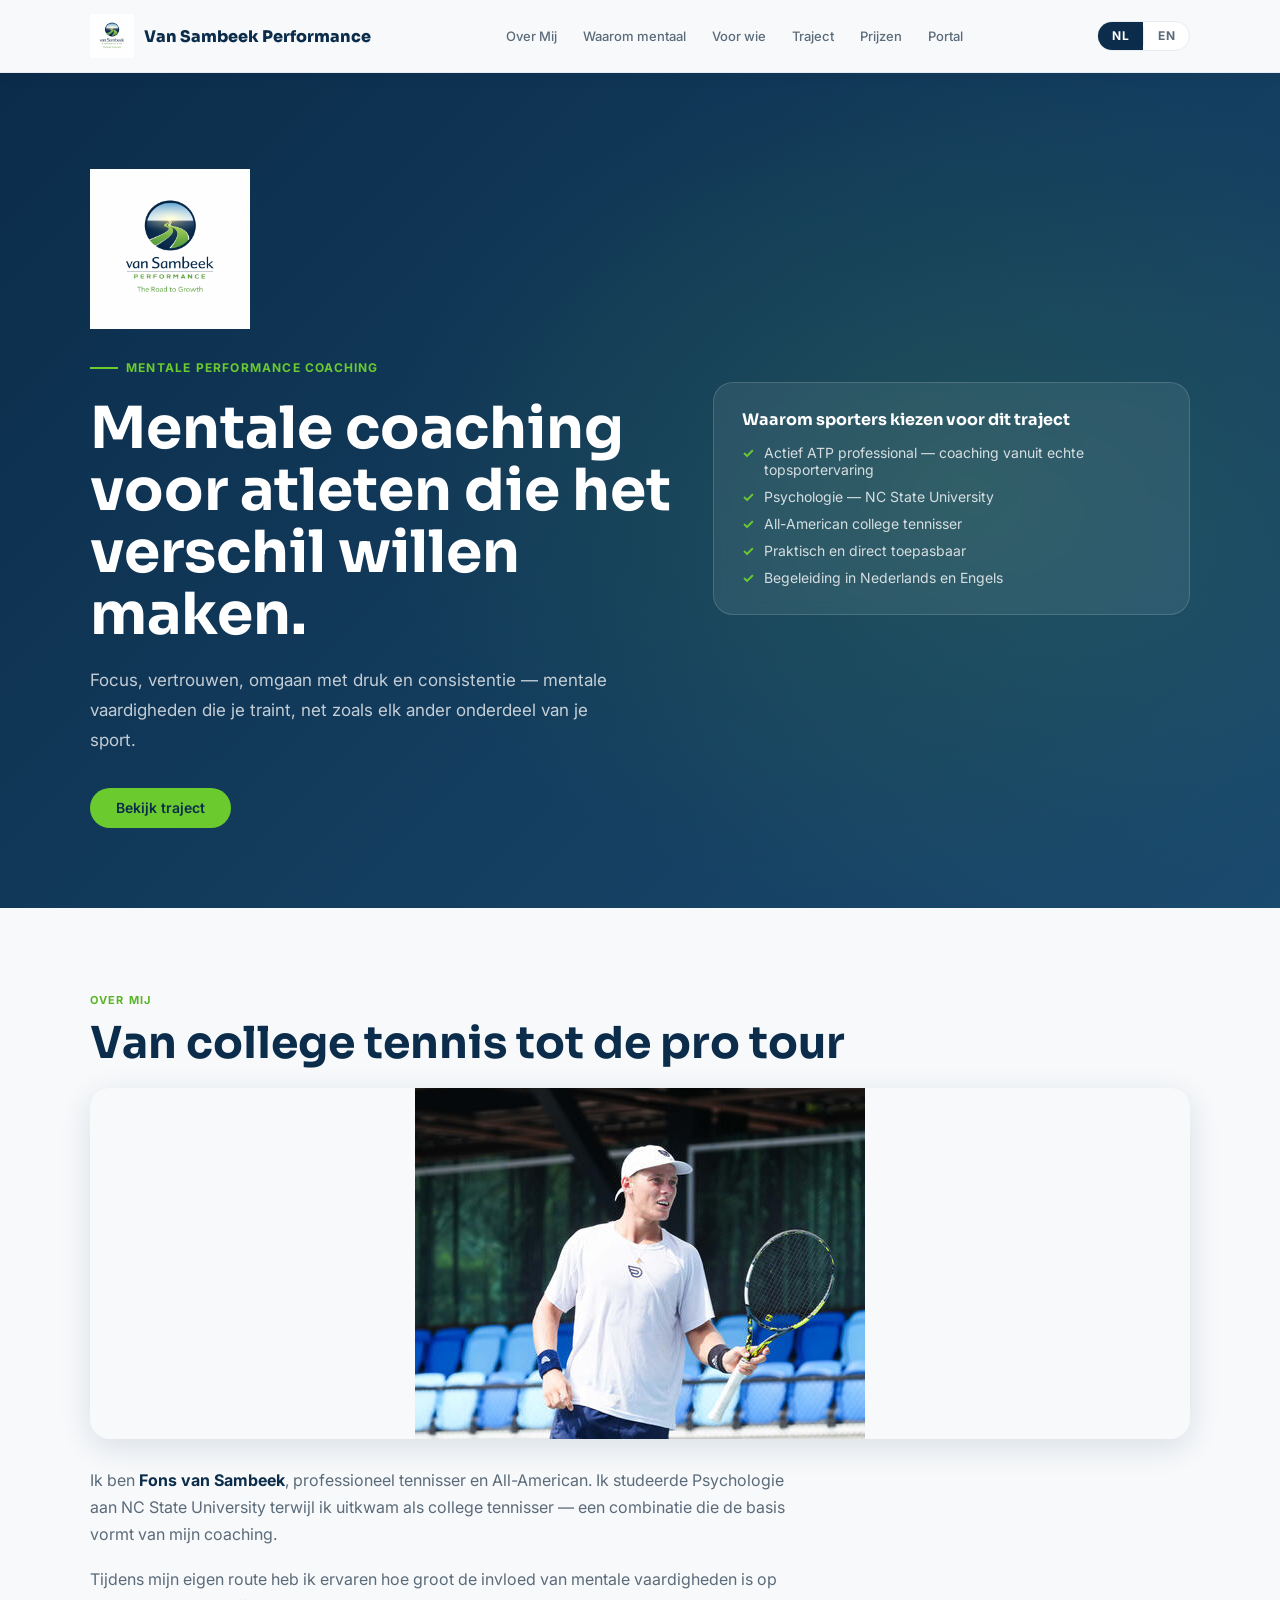
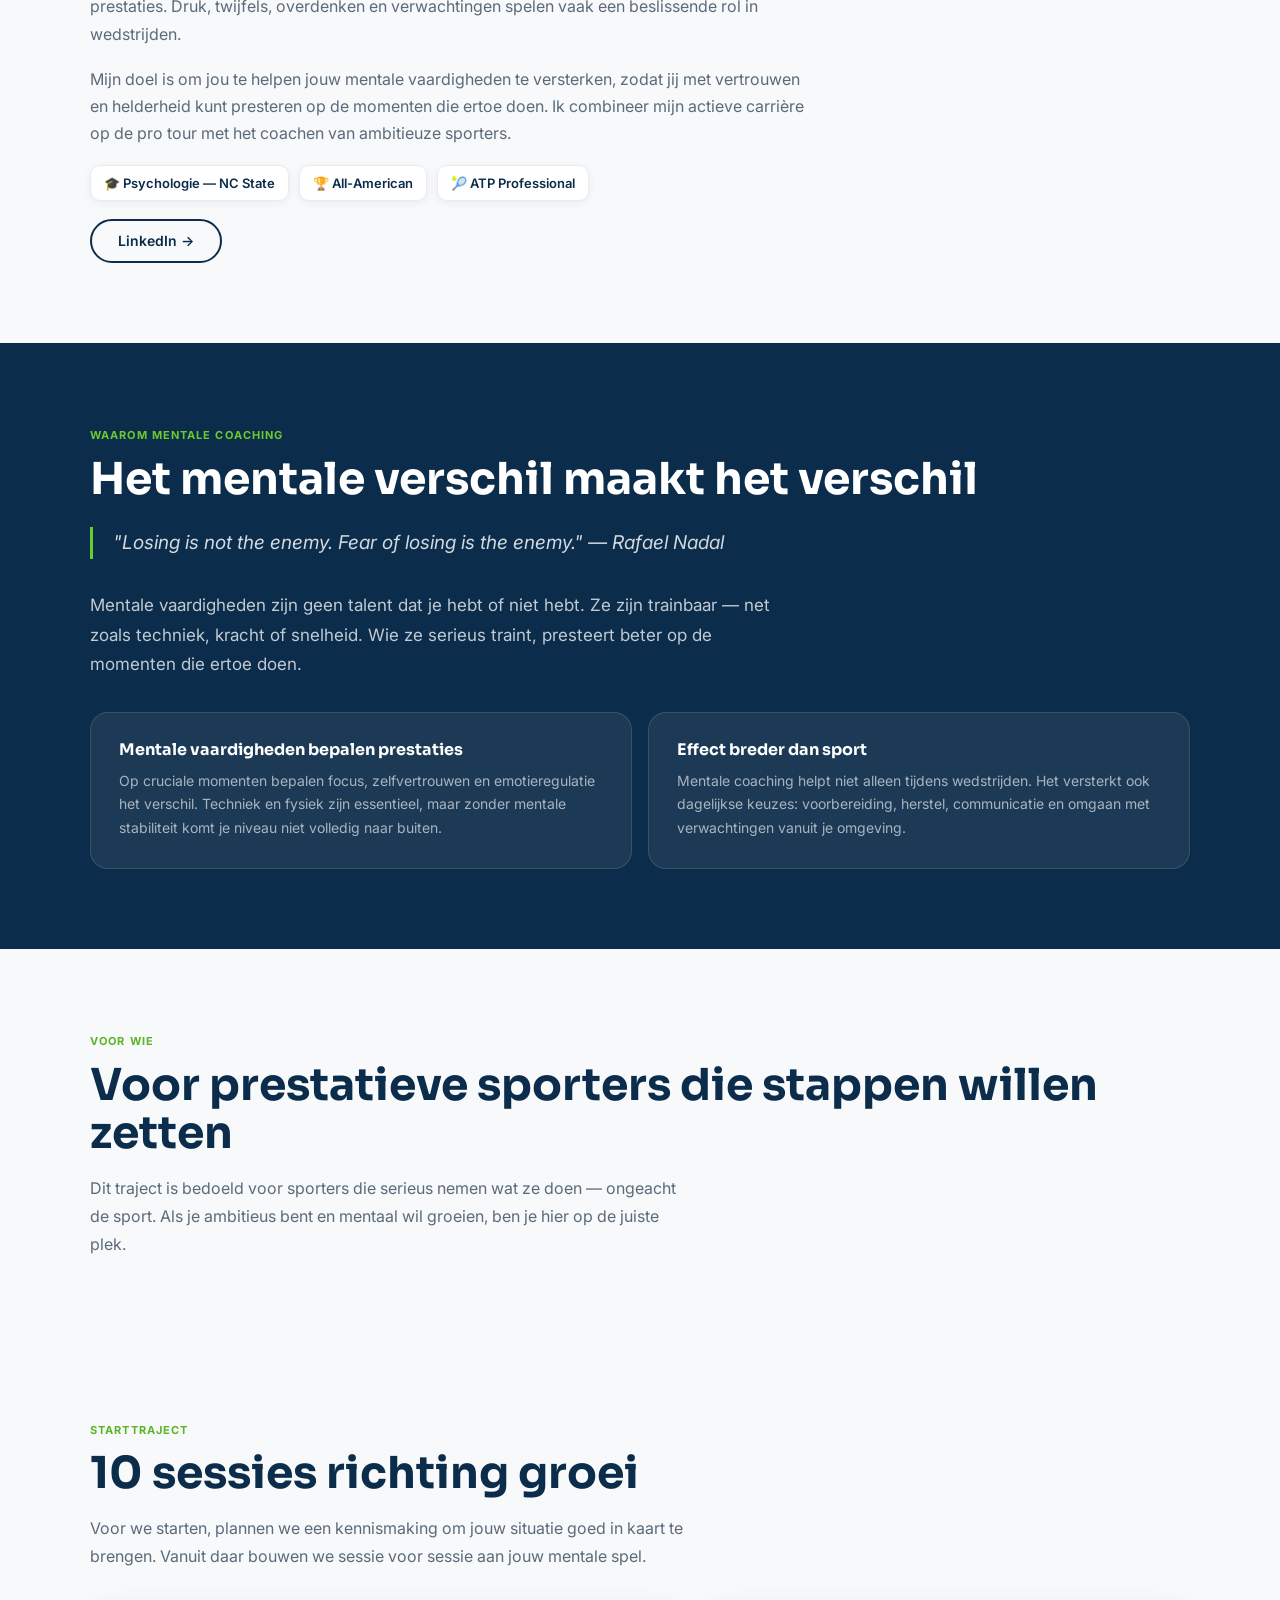
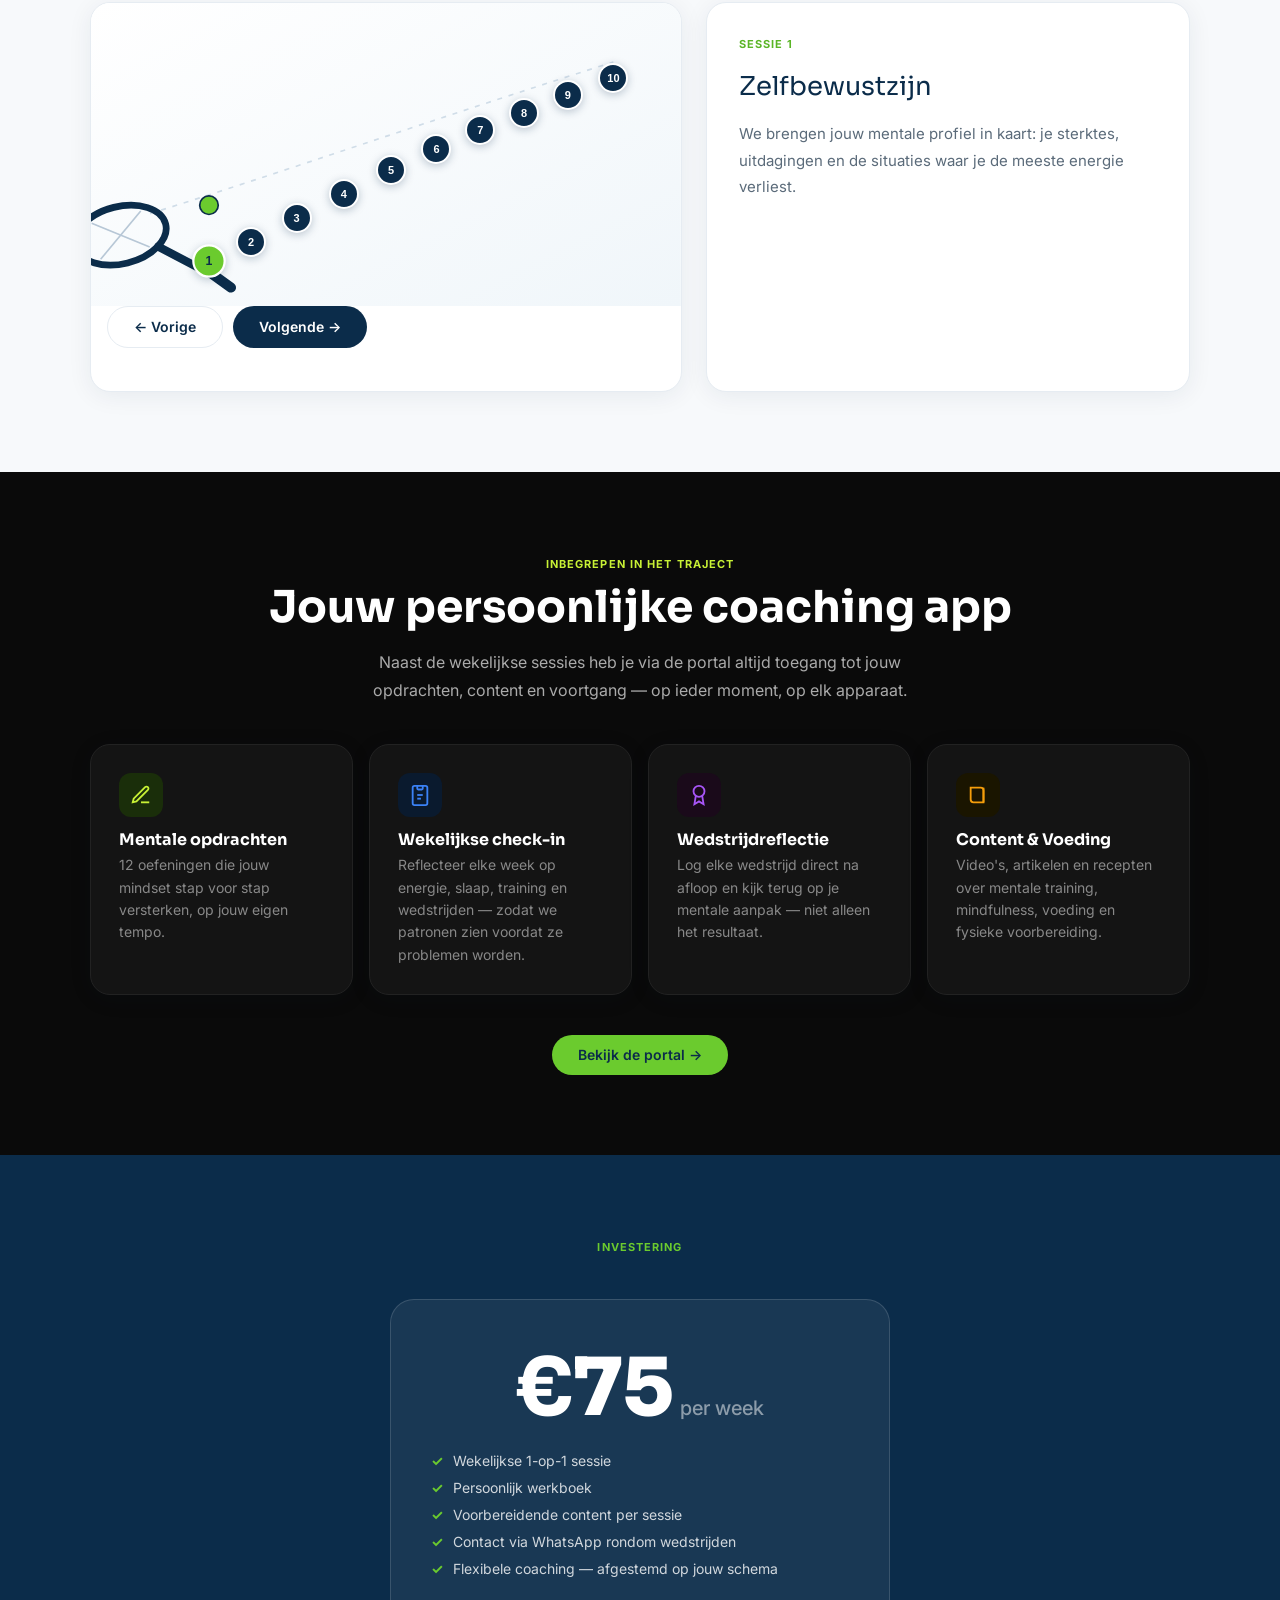
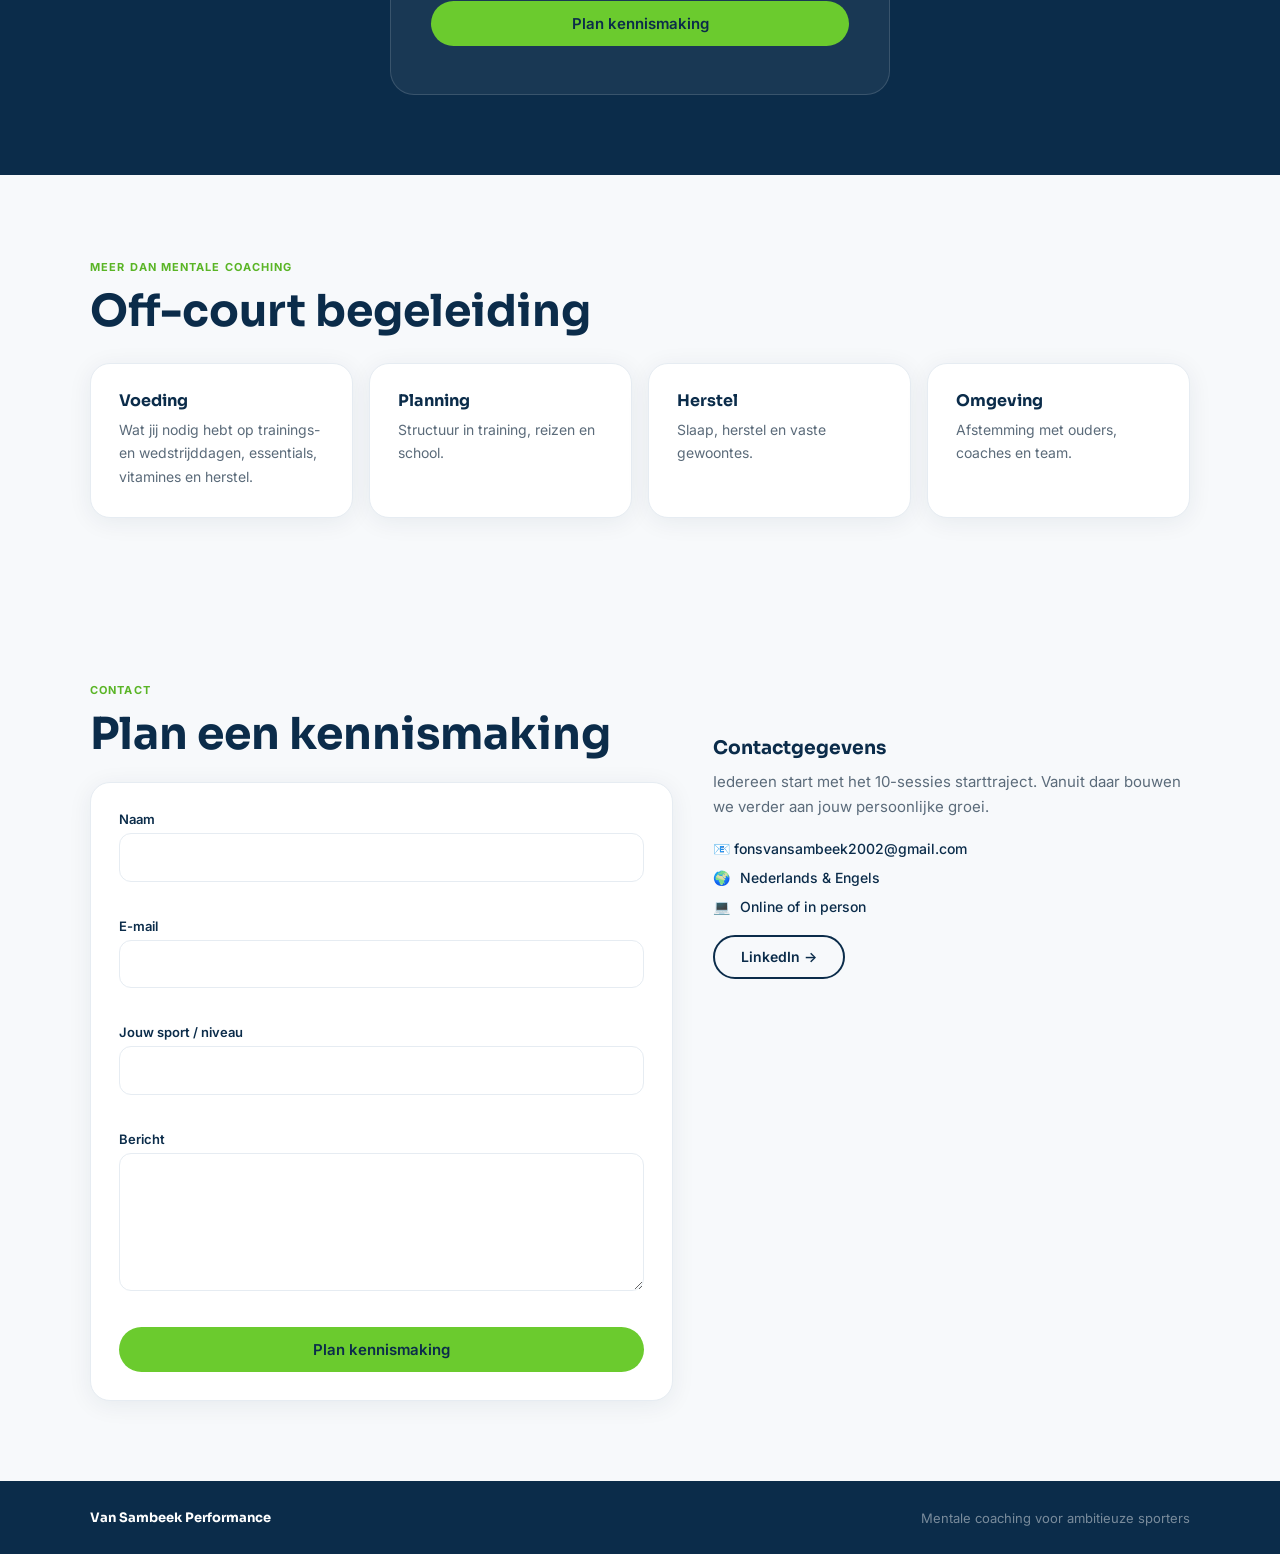
<file: index.html>
<!doctype html>
<html lang="nl">
<head>
  <meta charset="UTF-8" />
  <meta name="viewport" content="width=device-width, initial-scale=1.0" />
  <title>Van Sambeek Performance</title>
  <meta name="description" content="Mentale performance coaching voor ambitieuze sporters." />
  <meta name="theme-color" content="#0A0A0A" />
  <link rel="manifest" href="manifest.json" />
  <link rel="apple-touch-icon" href="assets/logo.png" />
  <link rel="icon" href="assets/logo.png" />
  <meta name="apple-mobile-web-app-capable" content="yes" />
  <meta name="apple-mobile-web-app-status-bar-style" content="black-translucent" />
  <meta name="apple-mobile-web-app-title" content="VSP Coaching" />
  <meta name="mobile-web-app-capable" content="yes" />
  <meta name="google-site-verification" content="zCe0ZsSrFvaYfqaCnGWIgVvG7vNybOnH7XGEkoPSlh4" />
  <link rel="preconnect" href="https://fonts.googleapis.com">
  <link rel="preconnect" href="https://fonts.gstatic.com" crossorigin>
  <link href="https://fonts.googleapis.com/css2?family=Inter:wght@400;500;600;700&family=Sora:wght@600;700;800&display=swap" rel="stylesheet">
  <style>
    :root {
      --navy:    #0B2C4A;
      --navy2:   #0e3557;
      --green:   #6BCB2E;
      --green2:  #5ab526;
      --offwhite:#F7F9FB;
      --text:    #1F2933;
      --muted:   #5b6b7a;
      --line:    #E6ECF2;
    }
    *, *::before, *::after { box-sizing: border-box; margin: 0; padding: 0; }
    html { scroll-behavior: smooth; }
    body { font-family: Inter, sans-serif; color: var(--text); background: var(--offwhite); }
    img { display: block; max-width: 100%; }
    h1,h2,h3 { font-family: Sora, sans-serif; color: var(--navy); line-height: 1.1; }
    p { line-height: 1.7; }
    a { text-decoration: none; }
    .container { width: min(1100px, 92%); margin: 0 auto; }

    /* BUTTONS */
    .btn {
      display: inline-flex; align-items: center; justify-content: center;
      border: 0; border-radius: 999px; padding: 13px 26px;
      font: 600 14px/1 Inter, sans-serif; cursor: pointer;
      transition: transform .15s, box-shadow .15s, background .15s;
      text-decoration: none; white-space: nowrap;
    }
    .btn:hover { transform: translateY(-1px); box-shadow: 0 6px 18px rgba(0,0,0,.12); }
    .btn-green   { background: var(--green); color: var(--navy); }
    .btn-green:hover { background: var(--green2); }
    .btn-navy    { background: var(--navy); color: #fff; }
    .btn-outline { background: transparent; color: var(--navy); border: 2px solid var(--navy); }
    .btn-outline:hover { background: var(--navy); color: #fff; }
    .btn-white   { background: #fff; color: var(--navy); border: 1.5px solid var(--line); }
    .btn-white:hover { border-color: var(--navy); }

    /* NAV */
    .nav {
      position: sticky; top: 0; z-index: 50;
      background: rgba(247,249,251,.96);
      backdrop-filter: blur(10px);
      border-bottom: 1px solid var(--line);
      box-shadow: 0 2px 16px rgba(11,44,74,.06);
    }
    .nav-inner {
      display: flex; align-items: center; justify-content: space-between;
      gap: 12px; padding: 14px 0;
    }
    .brand {
      display: flex; align-items: center; gap: 10px;
      font-family: Sora, sans-serif; font-weight: 800;
      font-size: 16px; color: var(--navy); flex-shrink: 0;
      text-decoration: none;
    }
    .brand img { height: 44px; width: 44px; object-fit: contain; }
    .nav-links { display: flex; align-items: center; gap: 4px; }
    .nav-links a {
      font-size: 13px; font-weight: 500; color: var(--muted);
      padding: 7px 11px; border-radius: 8px;
      transition: background .15s, color .15s; white-space: nowrap;
    }
    .nav-links a:hover { background: var(--line); color: var(--navy); }
    .nav-right { display: flex; align-items: center; gap: 10px; flex-shrink: 0; }
    .nav-portal-btn {
      display: none;
      font-size: 13px; font-weight: 700; color: var(--navy);
      background: var(--green); border: none; border-radius: 8px;
      padding: 8px 14px; cursor: pointer; text-decoration: none;
      white-space: nowrap; transition: background .15s;
    }
    .nav-portal-btn:hover { background: var(--green2); }

    /* LANG TOGGLE */
    .lang-switch {
      display: flex; align-items: center;
      border: 1.5px solid var(--line); border-radius: 999px;
      overflow: hidden; background: #fff; flex-shrink: 0;
    }
    .lang-switch button {
      border: 0; background: none; cursor: pointer;
      font: 700 12px/1 Inter, sans-serif;
      padding: 8px 14px; color: var(--muted);
      transition: background .15s, color .15s; letter-spacing: .04em;
    }
    .lang-switch button.active { background: var(--navy); color: #fff; }
    .lang-divider { width: 1px; height: 18px; background: var(--line); flex-shrink: 0; }

    /* HAMBURGER */
    .hamburger {
      display: none; flex-direction: column; justify-content: center;
      gap: 5px; width: 40px; height: 40px;
      border: 1.5px solid var(--line); border-radius: 10px;
      background: #fff; cursor: pointer; padding: 8px;
    }
    .hamburger span { display: block; height: 2px; background: var(--navy); border-radius: 2px; transition: .25s; }
    .hamburger.open span:nth-child(1) { transform: translateY(7px) rotate(45deg); }
    .hamburger.open span:nth-child(2) { opacity: 0; }
    .hamburger.open span:nth-child(3) { transform: translateY(-7px) rotate(-45deg); }

    /* MOBILE MENU */
    .mobile-menu {
      display: none; position: fixed; inset: 0; top: 65px;
      background: rgba(247,249,251,.98); backdrop-filter: blur(12px);
      z-index: 40; flex-direction: column; padding: 28px 24px;
      gap: 6px; border-top: 1px solid var(--line);
      overflow-y: auto;
    }
    .mobile-menu.open { display: flex; }
    .mobile-menu a {
      font-size: 18px; font-weight: 600; color: var(--navy);
      padding: 14px 16px; border-radius: 12px;
      transition: background .15s;
    }
    .mobile-menu a:hover { background: var(--line); }
    .mobile-menu .btn-green { margin-top: 8px; text-align: center; font-size: 16px; padding: 16px; }

    /* SECTIONS */
    .section { padding: 80px 0; }
    .pill {
      display: inline-block; font-size: 11px; font-weight: 700;
      letter-spacing: .1em; text-transform: uppercase;
      color: var(--green2); margin-bottom: 10px;
    }
    .section-title { font-size: clamp(26px,4vw,44px); margin-bottom: 16px; }
    .section-sub { font-size: 16px; color: var(--muted); max-width: 600px; line-height: 1.75; }

    /* CARDS */
    .card {
      background: #fff; border: 1px solid var(--line);
      border-radius: 20px; padding: 28px;
      box-shadow: 0 4px 24px rgba(11,44,74,.07);
    }
    .card h3 { font-size: 17px; margin-bottom: 10px; }
    .card p  { font-size: 14px; color: var(--muted); }

    /* GRIDS */
    .grid-2 { display: grid; grid-template-columns: 1fr 1fr; gap: 16px; }
    .grid-4 { display: grid; grid-template-columns: repeat(4,1fr); gap: 16px; }

    /* HERO */
    .hero {
      background: linear-gradient(135deg, var(--navy) 0%, #1a4a6e 100%);
      color: #fff; padding: 96px 0 80px; position: relative; overflow: hidden;
    }
    .hero::before {
      content: ''; position: absolute; inset: 0; pointer-events: none;
      background: radial-gradient(ellipse 70% 80% at 75% 50%, rgba(107,203,46,.13) 0%, transparent 65%);
    }
    .hero-grid { display: grid; grid-template-columns: 1.1fr .9fr; gap: 40px; align-items: center; }
    .hero-eyebrow {
      display: inline-flex; align-items: center; gap: 8px;
      font-size: 12px; font-weight: 700; letter-spacing: .1em;
      text-transform: uppercase; color: var(--green); margin-bottom: 20px;
    }
    .hero-eyebrow::before { content: ''; width: 28px; height: 2px; background: var(--green); }
    .hero h1 { font-size: clamp(32px,5vw,58px); color: #fff; margin-bottom: 20px; line-height: 1.07; }
    .hero h1 span { color: var(--green); }
    .hero-sub { font-size: 17px; color: rgba(255,255,255,.75); max-width: 520px; margin-bottom: 32px; line-height: 1.75; }
    .hero-ctas { display: flex; gap: 12px; flex-wrap: wrap; }
    .hero-card {
      background: rgba(255,255,255,.08); border: 1px solid rgba(255,255,255,.15);
      border-radius: 20px; padding: 28px; backdrop-filter: blur(8px);
    }
    .hero-card h3 { color: #fff; font-size: 16px; margin-bottom: 16px; }
    .hero-card ul { list-style: none; display: flex; flex-direction: column; gap: 10px; }
    .hero-card li { display: flex; align-items: flex-start; gap: 10px; font-size: 14px; color: rgba(255,255,255,.8); }
    .hero-card li::before { content: '✓'; color: var(--green); font-weight: 700; flex-shrink: 0; }

    /* OVER MIJ */
    .about-content { display: flex; flex-direction: column; gap: 18px; max-width: 720px; }
    .about-content p { font-size: 16px; color: var(--muted); }
    .about-content p strong { color: var(--navy); }
    .cred-row { display: flex; gap: 10px; flex-wrap: wrap; }
    .cred-badge {
      display: flex; align-items: center; gap: 7px;
      background: #fff; border: 1px solid var(--line);
      border-radius: 10px; padding: 9px 13px;
      font-size: 13px; font-weight: 600; color: var(--navy);
      box-shadow: 0 2px 8px rgba(11,44,74,.06);
    }

    /* WAAROM */
    .why-section { background: var(--navy); }
    .why-section .pill { color: var(--green); }
    .why-section .section-title { color: #fff; }
    .why-quote {
      border-left: 3px solid var(--green); padding-left: 20px;
      font-size: 19px; font-style: italic; color: rgba(255,255,255,.82);
      margin: 24px 0 32px; line-height: 1.65;
    }
    .why-card {
      background: rgba(255,255,255,.07); border: 1px solid rgba(255,255,255,.12);
      border-radius: 18px; padding: 28px;
    }
    .why-card h3 { color: #fff; font-size: 16px; margin-bottom: 10px; }
    .why-card p  { color: rgba(255,255,255,.62); font-size: 14px; }

    /* TRAJECT */
    .trajectory-wrap { display: grid; grid-template-columns: 1.1fr .9fr; gap: 24px; margin-top: 32px; }
    #trajectoryArea {
      position: relative; min-height: 390px; outline: none;
      overflow: hidden; border-radius: 20px;
      border: 1px solid var(--line); background: #fff;
      box-shadow: 0 4px 24px rgba(11,44,74,.07);
    }
    #courtSvg { width: 100%; display: block; }
    #nodesLayer { position: absolute; inset: 0; pointer-events: none; }
    #racketGroup { transform: translate(92px,246px) rotate(-14deg); transform-origin: 92px 246px; }
    #ballVisual { transform-box: fill-box; transform-origin: center; transition: transform .55s cubic-bezier(.2,.8,.2,1), opacity .55s ease; }
    .step-node {
      position: absolute; transform: translate(-50%,-50%);
      width: 30px; height: 30px; border-radius: 50%;
      border: 2px solid #fff; font-size: 11px; font-weight: 700;
      color: #fff; background: var(--navy); cursor: pointer;
      transition: .2s ease; pointer-events: auto;
      box-shadow: 0 2px 8px rgba(11,44,74,.25);
    }
    .step-node.active { background: var(--green); color: var(--navy); transform: translate(-50%,-50%) scale(1.12); }
    .traj-controls { display: flex; gap: 10px; padding: 0 16px 16px; }
    .session-card {
      background: #fff; border: 1px solid var(--line);
      border-radius: 20px; padding: 32px;
      box-shadow: 0 4px 24px rgba(11,44,74,.07);
      display: flex; flex-direction: column; gap: 12px;
    }
    .session-num { font-size: 11px; font-weight: 700; letter-spacing: .1em; text-transform: uppercase; color: var(--green2); }
    .session-title { font-size: 26px; font-family: Sora, sans-serif; color: var(--navy); }
    .session-desc { font-size: 15px; color: var(--muted); line-height: 1.75; }

    /* PRICING */
    .pricing-section { background: var(--navy); }
    .pricing-section .pill { color: var(--green); }
    .pricing-section .section-title { color: #fff; }
    .price-card {
      background: rgba(255,255,255,.06); border: 1px solid rgba(255,255,255,.14);
      border-radius: 24px; padding: 48px 40px;
      text-align: center; max-width: 500px; margin: 32px auto 0;
    }
    .price-amount { font-family: Sora, sans-serif; font-weight: 800; font-size: clamp(52px,8vw,80px); color: #fff; line-height: 1; }
    .price-period { font-size: 20px; color: rgba(255,255,255,.5); font-weight: 500; margin-left: 6px; }
    .price-includes { list-style: none; display: flex; flex-direction: column; gap: 10px; margin: 24px 0; text-align: left; }
    .price-includes li { display: flex; align-items: center; gap: 10px; font-size: 14px; color: rgba(255,255,255,.8); }
    .price-includes li::before { content: '✓'; color: var(--green); font-weight: 700; flex-shrink: 0; }

    /* OFF-COURT */
    .offcourt-card h3 { font-size: 16px; margin-bottom: 8px; }
    .offcourt-card p  { font-size: 14px; color: var(--muted); }

    /* CONTACT */
    .contact-grid { display: grid; grid-template-columns: 1.1fr .9fr; gap: 40px; align-items: start; }
    .contact-form { display: flex; flex-direction: column; gap: 14px; }
    .form-group { display: flex; flex-direction: column; gap: 6px; }
    .form-group label { font-size: 13px; font-weight: 600; color: var(--navy); }
    .form-group input, .form-group textarea {
      border: 1.5px solid var(--line); border-radius: 12px;
      padding: 12px 14px; font: 15px/1.5 Inter, sans-serif;
      background: #fff; color: var(--text); transition: border-color .15s;
      width: 100%;
    }
    .form-group input:focus, .form-group textarea:focus { outline: none; border-color: var(--navy); }
    .form-error { font-size: 12px; color: #c0392b; min-height: 16px; }
    .form-success {
      background: rgba(107,203,46,.12); border: 1px solid rgba(107,203,46,.4);
      border-radius: 12px; padding: 14px 16px;
      color: var(--navy); font-size: 14px; font-weight: 500;
    }
    .contact-info { display: flex; flex-direction: column; gap: 20px; }
    .contact-detail { display: flex; align-items: center; gap: 10px; font-size: 14px; color: var(--navy); font-weight: 500; }

    /* FOOTER */
    .footer {
      background: var(--navy); color: rgba(255,255,255,.45);
      padding: 28px 0; font-size: 13px;
    }
    .footer-inner { display: flex; align-items: center; justify-content: space-between; gap: 12px; flex-wrap: wrap; }

    /* FADE */
    .fade { opacity: 0; transform: translateY(20px); transition: .5s ease; }
    .fade.show { opacity: 1; transform: translateY(0); }

    /* ── MOBILE ── */
    @media (max-width: 900px) {
      .hero-grid, .trajectory-wrap, .contact-grid { grid-template-columns: 1fr; }
      .grid-2, .grid-4 { grid-template-columns: 1fr 1fr; }
      .nav-links { display: none; }
      .hamburger { display: flex; }
      .nav-portal-btn { display: inline-flex; align-items: center; }
      .nav-lang-switch { display: flex; }
      .brand span { display: none; }      /* logo only, no text */
      .hero { padding: 64px 0 52px; }
      .hero h1 { font-size: 34px; }
      .hero-sub { font-size: 15px; }
      .section { padding: 56px 0; }
      .price-card { padding: 36px 24px; }
      .session-card { padding: 24px; }
      #trajectoryArea { min-height: 300px; }
    }
    @media (max-width: 560px) {
      .grid-2, .grid-4 { grid-template-columns: 1fr; }
      .hero h1 { font-size: 30px; }
      .section-title { font-size: 26px; }
      .cred-row { flex-direction: column; }
      .hero-ctas .btn { width: 100%; justify-content: center; }
      .price-card { padding: 28px 18px; }
      .traj-controls { flex-direction: column; }
      .traj-controls .btn { width: 100%; }
      .nav-inner { padding: 12px 0; }
    }
  </style>
</head>
<body>

<!-- NAV -->
<header class="nav">
  <div class="container nav-inner">
    <a class="brand" href="#top">
      <img src="assets/logo.png" alt="Van Sambeek Performance" />
      <span>Van Sambeek Performance</span>
    </a>
    <div class="nav-links">
      <a id="navOverMij"   href="#over-mij">Over Mij</a>
      <a id="navWaarom"    href="#waarom">Waarom mentaal</a>
      <a id="navVoorWie"   href="#voor-wie">Voor wie</a>
      <a id="navTrajecten" href="#traject">Traject</a>
      <a id="navPrijzen"   href="#prijzen">Prijzen</a>
      <a id="navPortal"    href="/login.html">Portal</a>
    </div>
    <div class="nav-right">
      <div class="lang-switch nav-lang-switch" role="group" aria-label="Taal kiezen">
        <button id="btnNL" class="active" type="button" onclick="setLang('nl')">NL</button>
        <div class="lang-divider"></div>
        <button id="btnEN" type="button" onclick="setLang('en')">EN</button>
      </div>
      <a class="nav-portal-btn" href="/login.html" id="navPortalMobile">Portal</a>
      <button class="hamburger" id="hamburger" type="button" aria-label="Menu openen">
        <span></span><span></span><span></span>
      </button>
    </div>
  </div>
</header>

<!-- MOBILE MENU -->
<nav class="mobile-menu" id="mobileMenu">
  <a id="mNavOverMij"   href="#over-mij"  onclick="closeMenu()">Over Mij</a>
  <a id="mNavWaarom"    href="#waarom"    onclick="closeMenu()">Waarom mentaal</a>
  <a id="mNavVoorWie"   href="#voor-wie"  onclick="closeMenu()">Voor wie</a>
  <a id="mNavTrajecten" href="#traject"   onclick="closeMenu()">Traject</a>
  <a id="mNavPrijzen"   href="#prijzen"   onclick="closeMenu()">Prijzen</a>
  <a id="mNavPortal"    href="/login.html" onclick="closeMenu()">Portal</a>
  <a id="mNavContact"   href="#contact"   onclick="closeMenu()" class="btn btn-green">Plan kennismaking</a>
  <div style="display:flex;align-items:center;gap:10px;padding:14px 16px;margin-top:4px;">
    <span style="font-size:14px;font-weight:600;color:var(--muted);" id="mNavLangLabel">Taal:</span>
    <div class="lang-switch">
      <button id="mBtnNL" class="active" type="button" onclick="setLang('nl');closeMenu()">NL</button>
      <div class="lang-divider"></div>
      <button id="mBtnEN" type="button" onclick="setLang('en');closeMenu()">EN</button>
    </div>
  </div>
</nav>

<main id="top">

<!-- 1. HERO -->
<section class="hero">
  <div class="container">
    <div class="hero-grid fade">
      <div>
        <img src="assets/logo.png" alt="Van Sambeek Performance" style="height:160px;width:160px;object-fit:contain;margin-bottom:24px;" />
        <p class="hero-eyebrow" id="heroEyebrow">Mentale performance coaching</p>
        <h1 id="heroTitle">Mentale coaching voor atleten die het verschil willen maken.</h1>
        <p class="hero-sub" id="heroSub">Focus, vertrouwen, omgaan met druk en consistentie — mentale vaardigheden die je traint, net zoals elk ander onderdeel van je sport.</p>
        <div class="hero-ctas">
          <a id="heroCta2" href="#traject" class="btn btn-green">Bekijk traject</a>
        </div>
      </div>
      <div class="hero-card">
        <h3 id="trustTitle">Waarom sporters kiezen voor dit traject</h3>
        <ul>
          <li id="trust1">Actief ATP professional — coaching vanuit echte topsportervaring</li>
          <li id="trust2">Psychologie — NC State University</li>
          <li id="trust3">All-American college tennisser</li>
          <li id="trust4">Praktisch en direct toepasbaar</li>
          <li id="trust5">Begeleiding in Nederlands en Engels</li>
        </ul>
      </div>
    </div>
  </div>
</section>

<!-- 2. OVER MIJ -->
<section id="over-mij" class="section">
  <div class="container fade">
    <p class="pill" id="overMijPill">Over Mij</p>
    <h2 class="section-title" id="overMijTitle">Van college tennis tot de pro tour</h2>
    <div style="border-radius:20px;overflow:hidden;margin:20px auto 28px;box-shadow:0 8px 32px rgba(11,44,74,.12);display:flex;justify-content:center;">
      <img src="./assets/fons.jpg" alt="Fons van Sambeek" style="max-height:400px;width:auto;height:auto;object-fit:contain;display:block;" />
    </div>
    <div class="about-content">
      <p id="aboutText1">Ik ben <strong>Fons van Sambeek</strong>, professioneel tennisser en All-American. Ik studeerde Psychologie aan NC State University terwijl ik uitkwam als college tennisser — een combinatie die de basis vormt van mijn coaching.</p>
      <p id="aboutText2">Tijdens mijn eigen route heb ik ervaren hoe groot de invloed van mentale vaardigheden is op prestaties. Druk, twijfels, overdenken en verwachtingen spelen vaak een beslissende rol in wedstrijden.</p>
      <p id="aboutText3">Mijn doel is om jou te helpen jouw mentale vaardigheden te versterken, zodat jij met vertrouwen en helderheid kunt presteren op de momenten die ertoe doen. Ik combineer mijn actieve carrière op de pro tour met het coachen van ambitieuze sporters.</p>
      <div class="cred-row">
        <div class="cred-badge">🎓 Psychologie — NC State</div>
        <div class="cred-badge">🏆 All-American</div>
        <div class="cred-badge">🎾 ATP Professional</div>
      </div>
      <a id="linkedinBtn" href="https://www.linkedin.com/in/fons-van-sambeek-674a73292/" target="_blank" rel="noopener noreferrer" class="btn btn-outline" style="align-self:flex-start;">LinkedIn →</a>
    </div>
  </div>
</section>

<!-- 3. WAAROM MENTAAL -->
<section id="waarom" class="section why-section">
  <div class="container fade">
    <p class="pill" id="waaromPill">Waarom mentale coaching</p>
    <h2 class="section-title" id="waaromTitle">Het mentale verschil maakt het verschil</h2>
    <div class="why-quote" id="waaromQuote">"Losing is not the enemy. Fear of losing is the enemy." — Rafael Nadal</div>
    <p id="waaromIntro" style="color:rgba(255,255,255,.75);font-size:17px;max-width:680px;margin-bottom:32px;line-height:1.75;">Mentale vaardigheden zijn geen talent dat je hebt of niet hebt. Ze zijn trainbaar — net zoals techniek, kracht of snelheid. Wie ze serieus traint, presteert beter op de momenten die ertoe doen.</p>
    <div class="grid-2">
      <div class="why-card">
        <h3 id="whyCard1Title">Mentale vaardigheden bepalen prestaties</h3>
        <p id="whyCard1Text">Op cruciale momenten bepalen focus, zelfvertrouwen en emotieregulatie het verschil. Techniek en fysiek zijn essentieel, maar zonder mentale stabiliteit komt je niveau niet volledig naar buiten.</p>
      </div>
      <div class="why-card">
        <h3 id="whyCard2Title">Effect breder dan sport</h3>
        <p id="whyCard2Text">Mentale coaching helpt niet alleen tijdens wedstrijden. Het versterkt ook dagelijkse keuzes: voorbereiding, herstel, communicatie en omgaan met verwachtingen vanuit je omgeving.</p>
      </div>
    </div>
  </div>
</section>

<!-- 4. VOOR WIE -->
<section id="voor-wie" class="section">
  <div class="container fade">
    <p class="pill" id="voorWiePill">Voor wie</p>
    <h2 class="section-title" id="voorWieTitle">Voor prestatieve sporters die stappen willen zetten</h2>
    <p class="section-sub" id="voorWieSub">Dit traject is bedoeld voor sporters die serieus nemen wat ze doen — ongeacht de sport. Als je ambitieus bent en mentaal wil groeien, ben je hier op de juiste plek.</p>
  </div>
</section>

<!-- 5. TRAJECT -->
<section id="traject" class="section" style="background:var(--offwhite);">
  <div class="container fade">
    <p class="pill" id="trajectPill">Starttraject</p>
    <h2 class="section-title" id="trajectTitle">10 sessies richting groei</h2>
    <p class="section-sub" id="trajectSub">Voor we starten, plannen we een kennismaking om jouw situatie goed in kaart te brengen. Vanuit daar bouwen we sessie voor sessie aan jouw mentale spel.</p>
    <div class="trajectory-wrap">
      <div id="trajectoryArea" tabindex="0" aria-label="Interactieve sessie-navigator">
        <svg id="courtSvg" viewBox="0 0 700 360" aria-hidden="true">
          <defs>
            <linearGradient id="bg" x1="0" y1="0" x2="1" y2="1">
              <stop offset="0%" stop-color="#ffffff"/>
              <stop offset="100%" stop-color="#f0f6fa"/>
            </linearGradient>
          </defs>
          <rect x="0" y="0" width="700" height="360" fill="url(#bg)"/>
          <path d="M70 250 C 230 200, 400 140, 620 70" fill="none" stroke="#d0dde8" stroke-dasharray="6 8" stroke-width="2"/>
          <g id="racketGroup">
            <ellipse cx="0" cy="0" rx="55" ry="34" fill="none" stroke="#0B2C4A" stroke-width="8"/>
            <line x1="40" y1="24" x2="94" y2="72" stroke="#0B2C4A" stroke-width="10" stroke-linecap="round"/>
            <line x1="95" y1="72" x2="112" y2="92" stroke="#0B2C4A" stroke-width="12" stroke-linecap="round"/>
            <line x1="-30" y1="-22" x2="30" y2="22" stroke="#b7c7d6" stroke-width="2"/>
            <line x1="-30" y1="22" x2="30" y2="-22" stroke="#b7c7d6" stroke-width="2"/>
          </g>
          <circle id="ballVisual" cx="140" cy="240" r="11" fill="#6BCB2E" stroke="#0B2C4A" stroke-width="2"/>
          <circle id="impactRing" cx="140" cy="240" r="11" fill="none" stroke="#6BCB2E" stroke-width="3" opacity="0"/>
        </svg>
        <div id="nodesLayer"></div>
        <div class="traj-controls">
          <button class="btn btn-white" id="prevBtn" type="button">← Vorige</button>
          <button class="btn btn-navy" id="nextBtn" type="button">Volgende →</button>
        </div>
      </div>
      <div class="session-card">
        <p class="session-num" id="sessionNo">Sessie 1</p>
        <p class="session-title" id="sessionTitle">Zelfbewustzijn</p>
        <p class="session-desc" id="sessionDesc">We brengen jouw mentale profiel in kaart: je sterktes, uitdagingen en de situaties waar je de meeste energie verliest.</p>
      </div>
    </div>
  </div>
</section>

<!-- 5b. PORTAL -->
<section id="portal-preview" class="section" style="background:#0A0A0A;">
  <div class="container fade" style="text-align:center;">
    <p class="pill" id="portalPill" style="color:#C8F135;">Inbegrepen in het traject</p>
    <h2 class="section-title" id="portalTitle" style="color:#fff;">Jouw persoonlijke coaching app</h2>
    <p class="section-sub" id="portalSub" style="color:#aaa;margin:0 auto 40px;">Naast de wekelijkse sessies heb je via de portal altijd toegang tot jouw opdrachten, content en voortgang — op ieder moment, op elk apparaat.</p>
    <div class="grid-4" style="margin-bottom:40px;">
      <div class="card" style="background:#141414;border:1px solid #222;text-align:left;">
        <div style="width:44px;height:44px;border-radius:12px;background:#1a2e0a;display:flex;align-items:center;justify-content:center;margin-bottom:14px;">
          <svg viewBox="0 0 24 24" fill="none" stroke="#C8F135" stroke-width="2" width="22" height="22"><path d="M12 20h9"/><path d="M16.5 3.5a2.121 2.121 0 0 1 3 3L7 19l-4 1 1-4L16.5 3.5z"/></svg>
        </div>
        <h3 id="portalF1Title" style="color:#fff;font-size:1rem;margin-bottom:6px;">Mentale opdrachten</h3>
        <p id="portalF1Text" style="color:#888;font-size:0.875rem;line-height:1.6;">12 oefeningen die jouw mindset stap voor stap versterken, op jouw eigen tempo.</p>
      </div>
      <div class="card" style="background:#141414;border:1px solid #222;text-align:left;">
        <div style="width:44px;height:44px;border-radius:12px;background:#0a1a2e;display:flex;align-items:center;justify-content:center;margin-bottom:14px;">
          <svg viewBox="0 0 24 24" fill="none" stroke="#3b82f6" stroke-width="2" width="22" height="22"><rect x="9" y="2" width="6" height="4" rx="1"/><path d="M14 2H18a2 2 0 0 1 2 2v17a2 2 0 0 1-2 2H6a2 2 0 0 1-2-2V4a2 2 0 0 1 2-2h4"/><path d="M9 12h6"/><path d="M9 16h4"/></svg>
        </div>
        <h3 id="portalF2Title" style="color:#fff;font-size:1rem;margin-bottom:6px;">Wekelijkse check-in</h3>
        <p id="portalF2Text" style="color:#888;font-size:0.875rem;line-height:1.6;">Reflecteer elke week op energie, slaap, training en wedstrijden — zodat we patronen zien voordat ze problemen worden.</p>
      </div>
      <div class="card" style="background:#141414;border:1px solid #222;text-align:left;">
        <div style="width:44px;height:44px;border-radius:12px;background:#1a0a1a;display:flex;align-items:center;justify-content:center;margin-bottom:14px;">
          <svg viewBox="0 0 24 24" fill="none" stroke="#a855f7" stroke-width="2" width="22" height="22"><circle cx="12" cy="8" r="6"/><path d="M15.477 12.89L17 22l-5-3-5 3 1.523-9.11"/></svg>
        </div>
        <h3 id="portalF3Title" style="color:#fff;font-size:1rem;margin-bottom:6px;">Wedstrijdreflectie</h3>
        <p id="portalF3Text" style="color:#888;font-size:0.875rem;line-height:1.6;">Log elke wedstrijd direct na afloop en kijk terug op je mentale aanpak — niet alleen het resultaat.</p>
      </div>
      <div class="card" style="background:#141414;border:1px solid #222;text-align:left;">
        <div style="width:44px;height:44px;border-radius:12px;background:#1a1500;display:flex;align-items:center;justify-content:center;margin-bottom:14px;">
          <svg viewBox="0 0 24 24" fill="none" stroke="#f59e0b" stroke-width="2" width="22" height="22"><path d="M4 4h11a3 3 0 0 1 3 3v13H7a3 3 0 0 1-3-3V4z"/><path d="M18 4v16"/></svg>
        </div>
        <h3 id="portalF4Title" style="color:#fff;font-size:1rem;margin-bottom:6px;">Content & Voeding</h3>
        <p id="portalF4Text" style="color:#888;font-size:0.875rem;line-height:1.6;">Video's, artikelen en recepten over mentale training, mindfulness, voeding en fysieke voorbereiding.</p>
      </div>
    </div>
    <a href="/login.html" class="btn btn-green" id="portalCta" style="display:inline-block;">Bekijk de portal →</a>
  </div>
</section>

<!-- 6. PRICING -->
<section id="prijzen" class="section pricing-section">
  <div class="container fade" style="text-align:center;">
    <p class="pill" id="prijzenPill">Investering</p>
    
    <div class="price-card">
      <div><span class="price-amount">€75</span><span class="price-period" id="pricePeriod">per week</span></div>
      <ul class="price-includes">
        <li id="priceInc1">Wekelijkse 1-op-1 sessie</li>
        <li id="priceInc2">Persoonlijk werkboek</li>
        <li id="priceInc3">Voorbereidende content per sessie</li>
        <li id="priceInc4">Contact via WhatsApp rondom wedstrijden</li>
        <li id="priceInc5">Flexibele coaching — afgestemd op jouw schema</li>
      </ul>
      <a id="priceCta" href="#contact" class="btn btn-green" style="width:100%;font-size:15px;padding:15px;">Plan kennismaking</a>
    </div>
  </div>
</section>

<!-- 7. OFF-COURT -->
<section class="section">
  <div class="container fade">
    <p class="pill" id="offPill">Meer dan mentale coaching</p>
    <h2 class="section-title" id="offTitle">Off-court begeleiding</h2>
    <div class="grid-4" style="margin-top:28px;">
      <div class="card offcourt-card"><h3 id="off1Title">Voeding</h3><p id="off1Text">Wat jij nodig hebt op trainings- en wedstrijddagen, essentials, vitamines en herstel.</p></div>
      <div class="card offcourt-card"><h3 id="off2Title">Planning</h3><p id="off2Text">Structuur in training, reizen en school.</p></div>
      <div class="card offcourt-card"><h3 id="off3Title">Herstel</h3><p id="off3Text">Slaap, herstel en vaste gewoontes.</p></div>
      <div class="card offcourt-card"><h3 id="off4Title">Omgeving</h3><p id="off4Text">Afstemming met ouders, coaches en team.</p></div>
    </div>
  </div>
</section>

<!-- 8. CONTACT -->
<section id="contact" class="section">
  <div class="container fade">
    <div class="contact-grid">
      <div>
        <p class="pill" id="contactPill">Contact</p>
        <h2 class="section-title" id="contactHeading">Plan een kennismaking</h2>
        <form class="contact-form card" id="contactForm" action="https://formspree.io/f/meebonob" method="POST" novalidate style="margin-top:24px;">
          <div class="form-group">
            <label id="labelName">Naam</label>
            <input name="name" type="text" autocomplete="name" />
            <span class="form-error" data-error="name"></span>
          </div>
          <div class="form-group">
            <label id="labelEmail">E-mail</label>
            <input name="email" type="email" autocomplete="email" />
            <span class="form-error" data-error="email"></span>
          </div>
          <div class="form-group">
            <label id="labelSport">Jouw sport / niveau</label>
            <input name="sport" type="text" />
            <span class="form-error" data-error="sport"></span>
          </div>
          <div class="form-group">
            <label id="labelMessage">Bericht</label>
            <textarea name="message" rows="5"></textarea>
            <span class="form-error" data-error="message"></span>
          </div>
          <button id="submitBtn" class="btn btn-green" style="width:100%;font-size:15px;padding:15px;" type="submit">Plan kennismaking</button>
          <div id="formSuccess" class="form-success" hidden></div>
        </form>
      </div>
      <div class="contact-info" style="padding-top:60px;">
        <div>
          <h3 id="contactTitle">Contactgegevens</h3>
          <p id="contactText" style="margin-top:10px;font-size:15px;color:var(--muted);">Iedereen start met het 10-sessies starttraject. Vanuit daar bouwen we verder aan jouw persoonlijke groei.</p>
        </div>
        <div style="display:flex;flex-direction:column;gap:12px;">
          <div class="contact-detail">📧 fonsvansambeek2002@gmail.com</div>
          <div class="contact-detail">🌍 <span id="contactLang">Nederlands & Engels</span></div>
          <div class="contact-detail">💻 <span id="contactFormat">Online of in person</span></div>
        </div>
        <a href="https://www.linkedin.com/in/fons-van-sambeek-674a73292/" target="_blank" rel="noopener noreferrer" class="btn btn-outline" style="align-self:flex-start;" id="linkedinContact">LinkedIn →</a>
      </div>
    </div>
  </div>
</section>
</main>

<!-- FOOTER -->
<footer class="footer">
  <div class="container footer-inner">
    <span style="color:#fff;font-family:Sora,sans-serif;font-weight:700;">Van Sambeek Performance</span>
    <span id="footerText">Mentale coaching voor ambitieuze sporters</span>
  </div>
</footer>

<script>
// ── SESSIONS ────────────────────────────────────────────
const sessions = {
  nl:[
    ["Zelfbewustzijn","We brengen jouw mentale profiel in kaart: je sterktes, uitdagingen en de situaties waar je de meeste energie verliest."],
    ["Zelfvertrouwen","Je ontdekt waar jouw vertrouwen vandaan komt en hoe je het opbouwt met bewijs — onafhankelijk van resultaten."],
    ["Focus & Concentratie","Je brengt in kaart wat jou afleidt en hoe jouw ideale mentale staat eruitziet. Je ontwikkelt een persoonlijk focuswoord."],
    ["Omgaan met fouten","Je ontwerpt jouw eigen fout-protocol: een vaste routine voor de 20 seconden na een fout, zodat je snel herstelt."],
    ["Druk & Grote momenten","Je analyseert hoe jij reageert onder druk en leert technieken om druk om te zetten naar brandstof."],
    ["Emotionele controle","Je leert je emotionele triggers kennen en bouwt vaardigheden om rustiger en scherper te blijven in lastige momenten."],
    ["Veerkracht","Je onderzoekt hoe jij omgaat met tegenslagen en ontwikkelt een mentaliteit die je sterker maakt na moeilijke periodes."],
    ["Consistentie","Je ontwerpt jouw between-point routine en leert hoe je op je beste niveau presteert, ook als het tegenzit."],
    ["Wedstrijdvoorbereiding","Je bouwt een complete mentale warming-up: visualisatie, routines en de juiste mindset voor je eerste punt."],
    ["Terugblik & Vooruit","We evalueren jouw groei over 10 weken en maken een concreet plan voor de volgende fase van jouw ontwikkeling."]
  ],
  en:[
    ["Self-Awareness","We map out your mental profile: your strengths, challenges, and the situations where you lose the most energy."],
    ["Confidence","You discover where your confidence comes from and how to build it with evidence — independent of results."],
    ["Focus & Concentration","You identify your distractions and what your ideal mental state looks like. You develop a personal focus word."],
    ["Handling Mistakes","You design your personal mistake protocol: a fixed routine for the 20 seconds after an error so you recover fast."],
    ["Pressure & Big Moments","You analyse how you respond under pressure and learn techniques to turn pressure into fuel."],
    ["Emotional Control","You learn your emotional triggers and build skills to stay calmer and sharper in difficult moments."],
    ["Resilience","You explore how you handle setbacks and develop a mindset that makes you stronger after tough periods."],
    ["Consistency","You design your between-point routine and learn how to perform at your best even when things go against you."],
    ["Competition Preparation","You build a complete mental warm-up: visualisation, routines, and the right mindset for your first point."],
    ["Looking Back & Forward","We evaluate your growth over 10 weeks and build a concrete plan for the next phase of your development."]
  ]
};

// ── TRANSLATIONS ─────────────────────────────────────────
const t = {
  nl:{
    navOverMij:'Over Mij', navWaarom:'Waarom mentaal', navVoorWie:'Voor wie',
    navTrajecten:'Traject', navPrijzen:'Prijzen', navPortal:'Portal', navPortalMobile:'Portal', navContact:'Plan kennismaking',
    mNavOverMij:'Over Mij', mNavWaarom:'Waarom mentaal', mNavVoorWie:'Voor wie',
    mNavTrajecten:'Traject', mNavPrijzen:'Prijzen', mNavPortal:'Portal', mNavContact:'Plan kennismaking',
    heroEyebrow:'Mentale performance coaching',
    heroTitle:'Mentale coaching voor atleten die het verschil willen maken.',
    heroSub:'Focus, vertrouwen, omgaan met druk en consistentie — mentale vaardigheden die je traint, net zoals elk ander onderdeel van je sport.',
    heroCta1:'Plan kennismaking', heroCta2:'Bekijk traject',
    trustTitle:'Waarom sporters kiezen voor dit traject',
    trust1:'Actief ATP professional — coaching vanuit echte topsportervaring',
    trust2:'Psychologie — NC State University',
    trust3:'All-American college tennisser',
    trust4:'Praktisch en direct toepasbaar',
    trust5:'Begeleiding in Nederlands en Engels',
    overMijPill:'Over Mij', overMijTitle:'Van college tennis tot de pro tour',
    aboutText1:'Ik ben <strong>Fons van Sambeek</strong>, professioneel tennisser en All-American. Ik studeerde Psychologie aan NC State University terwijl ik uitkwam als college tennisser — een combinatie die de basis vormt van mijn coaching.',
    aboutText2:'Tijdens mijn eigen route heb ik ervaren hoe groot de invloed van mentale vaardigheden is op prestaties. Druk, twijfels, overdenken en verwachtingen spelen vaak een beslissende rol in wedstrijden.',
    aboutText3:'Mijn doel is om jou te helpen jouw mentale vaardigheden te versterken, zodat jij met vertrouwen en helderheid kunt presteren op de momenten die ertoe doen. Ik combineer mijn actieve carrière op de pro tour met het coachen van ambitieuze sporters.',
    linkedinBtn:'LinkedIn →',
    waaromPill:'Waarom mentale coaching', waaromTitle:'Het mentale verschil maakt het verschil',
    waaromQuote:'"Losing is not the enemy. Fear of losing is the enemy." — Rafael Nadal',
    waaromIntro:'Mentale vaardigheden zijn geen talent dat je hebt of niet hebt. Ze zijn trainbaar — net zoals techniek, kracht of snelheid. Wie ze serieus traint, presteert beter op de momenten die ertoe doen.',
    whyCard1Title:'Mentale vaardigheden bepalen prestaties',
    whyCard1Text:'Op cruciale momenten bepalen focus, zelfvertrouwen en emotieregulatie het verschil. Techniek en fysiek zijn essentieel, maar zonder mentale stabiliteit komt je niveau niet volledig naar buiten.',
    whyCard2Title:'Effect breder dan sport',
    whyCard2Text:'Mentale coaching helpt niet alleen tijdens wedstrijden. Het versterkt ook dagelijkse keuzes: voorbereiding, herstel, communicatie en omgaan met verwachtingen vanuit je omgeving.',
    voorWiePill:'Voor wie', voorWieTitle:'Voor prestatieve sporters die stappen willen zetten',
    voorWieSub:'Dit traject is bedoeld voor sporters die serieus nemen wat ze doen — ongeacht de sport. Als je ambitieus bent en mentaal wil groeien, ben je hier op de juiste plek.',
    trajectPill:'Starttraject', trajectTitle:'10 sessies richting groei',
    trajectSub:'Voor we starten, plannen we een kennismaking om jouw situatie goed in kaart te brengen. Vanuit daar bouwen we sessie voor sessie aan jouw mentale spel.',
    prevBtn:'← Vorige', nextBtn:'Volgende →', sessionLabel:'Sessie',
    portalPill:'Inbegrepen in het traject', portalTitle:'Jouw persoonlijke coaching app',
    portalSub:'Naast de wekelijkse sessies heb je via de portal altijd toegang tot jouw opdrachten, content en voortgang — op ieder moment, op elk apparaat.',
    portalF1Title:'Mentale opdrachten', portalF1Text:'12 oefeningen die jouw mindset stap voor stap versterken, op jouw eigen tempo.',
    portalF2Title:'Wekelijkse check-in', portalF2Text:'Reflecteer elke week op energie, slaap, training en wedstrijden — zodat we patronen zien voordat ze problemen worden.',
    portalF3Title:'Wedstrijdreflectie', portalF3Text:'Log elke wedstrijd direct na afloop en kijk terug op je mentale aanpak — niet alleen het resultaat.',
    portalF4Title:'Content & Voeding', portalF4Text:'Video\'s, artikelen en recepten over mentale training, mindfulness, voeding en fysieke voorbereiding.',
    portalCta:'Bekijk de portal →',
    prijzenPill:'Investering', prijzenTitle:'',
    pricePeriod:'per week',
    priceInc1:'Wekelijkse 1-op-1 sessie', priceInc2:'Persoonlijk werkboek',
    priceInc3:'Voorbereidende content per sessie', priceInc4:'Contact via WhatsApp rondom wedstrijden',
    priceInc5:'Flexibele coaching — afgestemd op jouw schema',
    priceCta:'Plan kennismaking',
    offPill:'Meer dan mentale coaching', offTitle:'Off-court begeleiding',
    off1Title:'Voeding', off1Text:'Wat jij nodig hebt op trainings- en wedstrijddagen, essentials, vitamines en herstel.',
    off2Title:'Planning', off2Text:'Structuur in training, reizen en school.',
    off3Title:'Herstel', off3Text:'Slaap, herstel en vaste gewoontes.',
    off4Title:'Omgeving', off4Text:'Afstemming met ouders, coaches en team.',
    contactPill:'Contact', contactHeading:'Plan een kennismaking',
    labelName:'Naam', labelEmail:'E-mail', labelSport:'Jouw sport / niveau', labelMessage:'Bericht',
    submitBtn:'Plan kennismaking',
    contactTitle:'Contactgegevens',
    contactText:'Iedereen start met het 10-sessies starttraject. Vanuit daar bouwen we verder aan jouw persoonlijke groei.',
    contactLang:'Nederlands & Engels', contactFormat:'Online of in person',
    linkedinContact:'LinkedIn →',
    footerText:'Mentale coaching voor ambitieuze sporters',
    formSuccess:'Bedankt! Je bericht is verzonden. Ik neem zo snel mogelijk contact op.',
    formErrName:'Naam is verplicht.', formErrEmail:'E-mail is verplicht.',
    formErrEmailInvalid:'Voer een geldig e-mailadres in.',
    formErrSport:'Sport is verplicht.', formErrMsg:'Bericht is verplicht.'
  },
  en:{
    navOverMij:'About me', navWaarom:'Why mental', navVoorWie:'For athletes',
    navTrajecten:'Program', navPrijzen:'Pricing', navPortal:'Portal', navPortalMobile:'Portal', navContact:'Book intro call',
    mNavOverMij:'About me', mNavWaarom:'Why mental', mNavVoorWie:'For athletes',
    mNavTrajecten:'Program', mNavPrijzen:'Pricing', mNavPortal:'Portal', mNavContact:'Book intro call',
    heroEyebrow:'Mental performance coaching',
    heroTitle:'Mental coaching for athletes who want to make the difference.',
    heroSub:'Focus, confidence, handling pressure and consistency — mental skills you train, just like every other part of your sport.',
    heroCta1:'Book intro call', heroCta2:'View program',
    trustTitle:'Why athletes choose this program',
    trust1:'Active ATP professional — coaching from real high-performance experience',
    trust2:'Psychology degree — NC State University',
    trust3:'All-American college tennis player',
    trust4:'Practical and directly applicable',
    trust5:'Coaching in Dutch and English',
    overMijPill:'About me', overMijTitle:'From college tennis to the pro tour',
    aboutText1:'I am <strong>Fons van Sambeek</strong>, a professional tennis player and All-American. I studied Psychology at NC State University while competing as a college tennis player — a combination that forms the foundation of my coaching.',
    aboutText2:'During my own journey I experienced how strongly mental skills influence performance. Pressure, doubt, overthinking and expectations often decide matches.',
    aboutText3:'My goal is to help athletes strengthen their mental skills so they can perform with confidence and clarity when it matters most. I combine my active career on the pro tour with coaching ambitious athletes.',
    linkedinBtn:'LinkedIn →',
    waaromPill:'Why mental coaching', waaromTitle:'The mental edge makes the difference',
    waaromQuote:'"Losing is not the enemy. Fear of losing is the enemy." — Rafael Nadal',
    waaromIntro:'Mental skills are not a talent you either have or you do not. They are trainable — just like technique, strength or speed. Athletes who train them seriously perform better when it matters most.',
    whyCard1Title:'Mental skills determine performance',
    whyCard1Text:'In key moments, focus, confidence, and emotional control decide outcomes. Technique and physicality matter, but without mental stability your full level never comes out.',
    whyCard2Title:'Impact beyond sport',
    whyCard2Text:'Mental coaching goes beyond match day. It strengthens daily choices: preparation, recovery, communication, and handling expectations around you.',
    voorWiePill:'For athletes', voorWieTitle:'For competitive athletes ready to take the next step',
    voorWieSub:"This program is for athletes who take what they do seriously — regardless of sport. If you're ambitious and want to grow mentally, you're in the right place.",
    trajectPill:'Start Program', trajectTitle:'10 sessions toward growth',
    trajectSub:'Before we begin, we start with an introduction to map your situation clearly. From there we build your mental game session by session.',
    prevBtn:'← Previous', nextBtn:'Next →', sessionLabel:'Session',
    portalPill:'Included in the program', portalTitle:'Your personal coaching app',
    portalSub:'Beyond the weekly sessions, the portal gives you access to your assignments, content and progress at any time, on any device.',
    portalF1Title:'Mental assignments', portalF1Text:'12 exercises that strengthen your mindset step by step, at your own pace.',
    portalF2Title:'Weekly check-in', portalF2Text:'Reflect each week on energy, sleep, training and matches — so we spot patterns before they become problems.',
    portalF3Title:'Match reflection', portalF3Text:'Log every match right after and look back at your mental approach — not just the result.',
    portalF4Title:'Content & Nutrition', portalF4Text:'Videos, articles and recipes on mental training, mindfulness, nutrition and physical preparation.',
    portalCta:'View the portal →',
    prijzenPill:'Investment', prijzenTitle:'',
    pricePeriod:'per week',
    priceInc1:'Weekly 1-on-1 session', priceInc2:'Personal workbook',
    priceInc3:'Preparatory content each session', priceInc4:'WhatsApp contact around matches',
    priceInc5:'Flexible coaching — tailored to your schedule',
    priceCta:'Book intro call',
    offPill:'More than mental coaching', offTitle:'Off-court guidance',
    off1Title:'Nutrition', off1Text:'What you need on training and match days, essentials, vitamins and recovery.',
    off2Title:'Planning', off2Text:'Structure in training, travel and school.',
    off3Title:'Recovery', off3Text:'Sleep, recovery and consistent habits.',
    off4Title:'Environment', off4Text:'Alignment with parents, coaches and team.',
    contactPill:'Contact', contactHeading:'Book an introduction call',
    labelName:'Name', labelEmail:'Email', labelSport:'Your sport / level', labelMessage:'Message',
    submitBtn:'Book intro call',
    contactTitle:'Contact details',
    contactText:'Everyone starts with the 10-session Start Program. From there we keep building your personal growth path.',
    contactLang:'Dutch & English', contactFormat:'Online or in person',
    linkedinContact:'LinkedIn →',
    footerText:'Mental coaching for ambitious athletes',
    formSuccess:'Thanks! Your message has been sent. I will get back to you as soon as possible.',
    formErrName:'Name is required.', formErrEmail:'Email is required.',
    formErrEmailInvalid:'Please enter a valid email address.',
    formErrSport:'Sport is required.', formErrMsg:'Message is required.'
  }
};

// ── LANGUAGE ──────────────────────────────────────────────
let lang = localStorage.getItem('lang') || 'nl';
const htmlFields = ['aboutText1','aboutText2','aboutText3'];

function applyLang(l) {
  lang = l;
  document.documentElement.lang = l;
  document.getElementById('btnNL').classList.toggle('active', l==='nl');
  document.getElementById('btnEN').classList.toggle('active', l==='en');
  document.getElementById('mBtnNL').classList.toggle('active', l==='nl');
  document.getElementById('mBtnEN').classList.toggle('active', l==='en');
  localStorage.setItem('lang', l);
  const d = t[l];
  Object.keys(d).forEach(id => {
    const el = document.getElementById(id);
    if (!el) return;
    if (htmlFields.includes(id)) el.innerHTML = d[id];
    else el.textContent = d[id];
  });
  setActive(active, true);
}
function setLang(l) { applyLang(l); }

// ── HAMBURGER ─────────────────────────────────────────────
const hamburger   = document.getElementById('hamburger');
const mobileMenu  = document.getElementById('mobileMenu');
hamburger.addEventListener('click', () => {
  const open = mobileMenu.classList.toggle('open');
  hamburger.classList.toggle('open', open);
  hamburger.setAttribute('aria-label', open ? 'Menu sluiten' : 'Menu openen');
  document.body.style.overflow = open ? 'hidden' : '';
});
function closeMenu() {
  mobileMenu.classList.remove('open');
  hamburger.classList.remove('open');
  document.body.style.overflow = '';
}

// ── TRAJECTORY ────────────────────────────────────────────
const ballTrack = [
  {x:140,y:240,s:1.0},{x:190,y:222,s:.93},{x:244,y:200,s:.86},{x:300,y:178,s:.79},
  {x:356,y:155,s:.72},{x:410,y:136,s:.66},{x:462,y:118,s:.60},{x:514,y:102,s:.55},
  {x:566,y:86,s:.50},{x:620,y:70,s:.45}
];
let active = 0;
const origin = ballTrack[0];
const ball   = document.getElementById('ballVisual');
const ring   = document.getElementById('impactRing');
const racket = document.getElementById('racketGroup');
const nodes  = [];

function getBallTx(p) { return `translate(${p.x-origin.x}px,${p.y-origin.y}px) scale(${p.s})`; }

function hitAnim() {
  racket.animate([
    {transform:'translate(92px,246px) rotate(-14deg)'},
    {transform:'translate(92px,246px) rotate(10deg)'},
    {transform:'translate(92px,246px) rotate(-9deg)'},
    {transform:'translate(92px,246px) rotate(-14deg)'}
  ],{duration:340,easing:'cubic-bezier(.2,.75,.2,1)'});
  ring.animate([
    {opacity:.9,transform:'scale(.9)'},{opacity:.2,transform:'scale(1.7)'},{opacity:0,transform:'scale(2.15)'}
  ],{duration:420,easing:'ease-out'});
}

function setActive(i, skipAnim) {
  const s = sessions[lang];
  active = ((i % s.length) + s.length) % s.length;
  nodes.forEach((n,idx) => n.classList.toggle('active', idx===active));
  if (!skipAnim) hitAnim();
  const p = ballTrack[active];
  ball.style.transform = getBallTx(p);
  ball.setAttribute('r', String(11*p.s));
  ball.style.opacity = String(Math.max(0.45, 1-active*0.055));
  document.getElementById('sessionNo').textContent    = `${t[lang].sessionLabel} ${active+1}`;
  document.getElementById('sessionTitle').textContent = s[active][0];
  document.getElementById('sessionDesc').textContent  = s[active][1];
}

(function createNodes(){
  const layer = document.getElementById('nodesLayer');
  ballTrack.forEach((p,i) => {
    const btn = document.createElement('button');
    btn.className   = 'step-node';
    btn.textContent = String(i+1);
    btn.type        = 'button';
    btn.style.left  = (p.x/700*100)+'%';
    btn.style.top   = (p.y/360*100)+'%';
    btn.addEventListener('click', () => setActive(i));
    layer.appendChild(btn);
    nodes.push(btn);
  });
})();

ball.style.transform = getBallTx(ballTrack[0]);
document.getElementById('nextBtn').addEventListener('click', () => setActive(active+1));
document.getElementById('prevBtn').addEventListener('click', () => setActive(active-1));
const area = document.getElementById('trajectoryArea');
let startX = null;
area.addEventListener('touchstart', e => { startX = e.changedTouches[0].clientX; });
area.addEventListener('touchend',   e => {
  if (startX===null) return;
  const dx = e.changedTouches[0].clientX - startX;
  if (Math.abs(dx) > 35) setActive(active+(dx<0?1:-1));
  startX = null;
});
area.addEventListener('keydown', e => {
  if (e.key==='ArrowRight') setActive(active+1);
  if (e.key==='ArrowLeft')  setActive(active-1);
});

// ── CONTACT FORM ──────────────────────────────────────────
document.getElementById('contactForm').addEventListener('submit', async e => {
  e.preventDefault();
  const form = e.target;
  const data = new FormData(form);
  const vals = Object.fromEntries(data.entries());
  const d    = t[lang];
  const errs = {};
  if (!String(vals.name||'').trim())    errs.name    = d.formErrName;
  if (!String(vals.email||'').trim())   errs.email   = d.formErrEmail;
  else if (!/^\S+@\S+\.\S+$/.test(vals.email)) errs.email = d.formErrEmailInvalid;
  if (!String(vals.sport||'').trim())   errs.sport   = d.formErrSport;
  if (!String(vals.message||'').trim()) errs.message = d.formErrMsg;
  ['name','email','sport','message'].forEach(k => {
    document.querySelector(`[data-error="${k}"]`).textContent = errs[k]||'';
  });
  if (Object.keys(errs).length) return;
  const btn = document.getElementById('submitBtn');
  btn.disabled = true; btn.textContent = '...';
  try {
    const res = await fetch(form.action, {method:'POST',body:data,headers:{Accept:'application/json'}});
    const ok  = document.getElementById('formSuccess');
    ok.textContent = res.ok ? d.formSuccess : 'Stuur een e-mail naar fonsvansambeek2002@gmail.com';
    ok.hidden = false;
    if (res.ok) form.reset();
  } catch {
    const ok = document.getElementById('formSuccess');
    ok.textContent = 'Stuur een e-mail naar fonsvansambeek2002@gmail.com';
    ok.hidden = false;
  }
  btn.disabled = false; btn.textContent = t[lang].submitBtn;
});

// ── INIT ──────────────────────────────────────────────────
applyLang(lang);
const observer = new IntersectionObserver(entries => {
  entries.forEach(e => { if (e.isIntersecting) e.target.classList.add('show'); });
}, {threshold:0.1});
document.querySelectorAll('.fade').forEach(el => observer.observe(el));
</script>
</body>
</html>
</file>
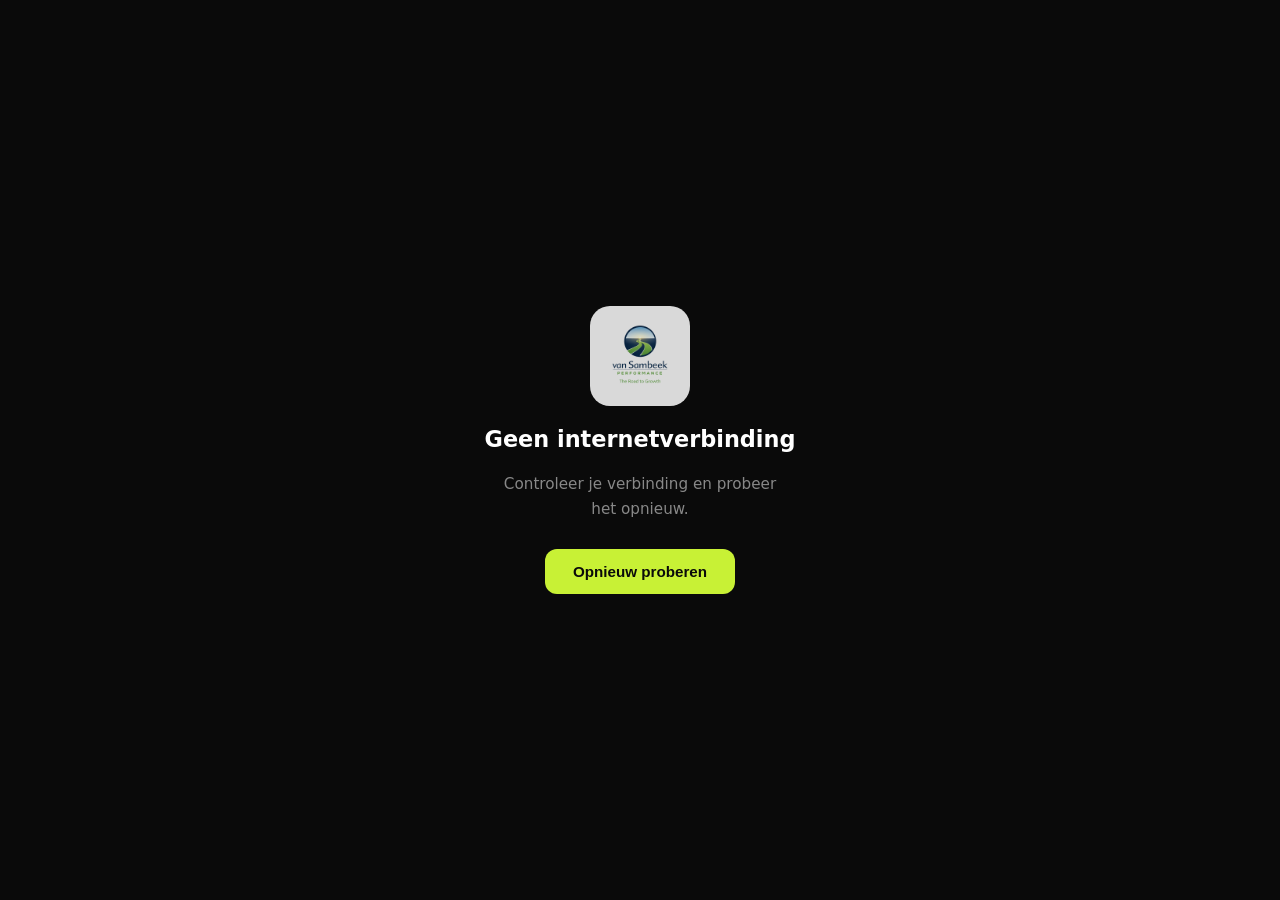
<file: offline.html>
<!doctype html>
<html lang="nl">
<head>
  <meta charset="UTF-8" />
  <meta name="viewport" content="width=device-width, initial-scale=1.0, viewport-fit=cover" />
  <title>Geen verbinding · Van Sambeek Performance</title>
  <meta name="theme-color" content="#0A0A0A" />
  <link rel="apple-touch-icon" href="assets/logo.png" />
  <style>
    *, *::before, *::after { box-sizing: border-box; margin: 0; padding: 0; }
    body {
      background: #0A0A0A; color: #fff;
      font-family: Inter, system-ui, sans-serif;
      min-height: 100dvh; display: flex; flex-direction: column;
      align-items: center; justify-content: center; gap: 20px;
      padding: 32px 24px; text-align: center;
    }
    img { width: 100px; height: 100px; border-radius: 20px; opacity: .85; }
    h1 { font-size: 1.4rem; font-weight: 700; }
    p { color: #888; font-size: 0.95rem; line-height: 1.6; max-width: 300px; }
    button {
      margin-top: 8px; padding: 14px 28px;
      background: #C8F135; color: #0A0A0A;
      border: none; border-radius: 12px;
      font-size: 0.95rem; font-weight: 700; cursor: pointer;
    }
  </style>
</head>
<body>
  <img src="assets/logo.png" alt="VSP" />
  <h1>Geen internetverbinding</h1>
  <p>Controleer je verbinding en probeer het opnieuw.</p>
  <button onclick="location.reload()">Opnieuw proberen</button>
</body>
</html>
</file>
